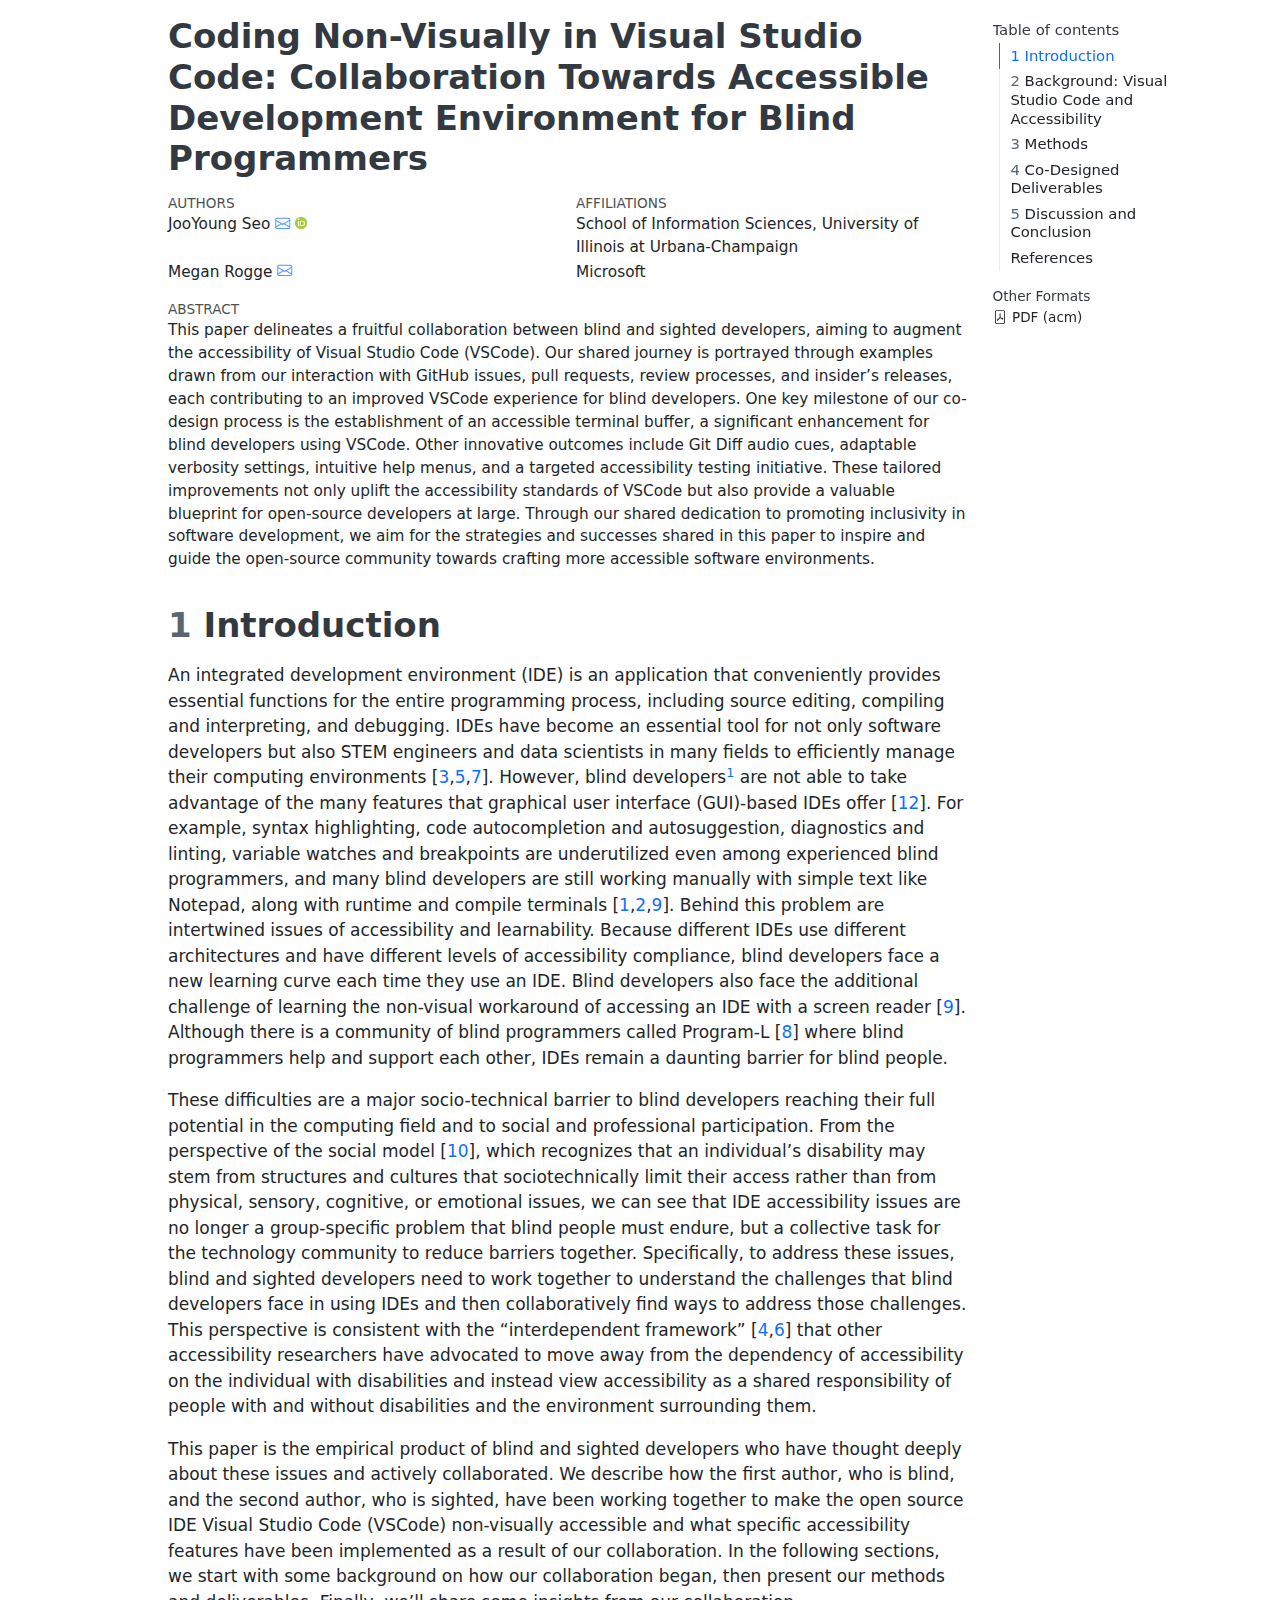
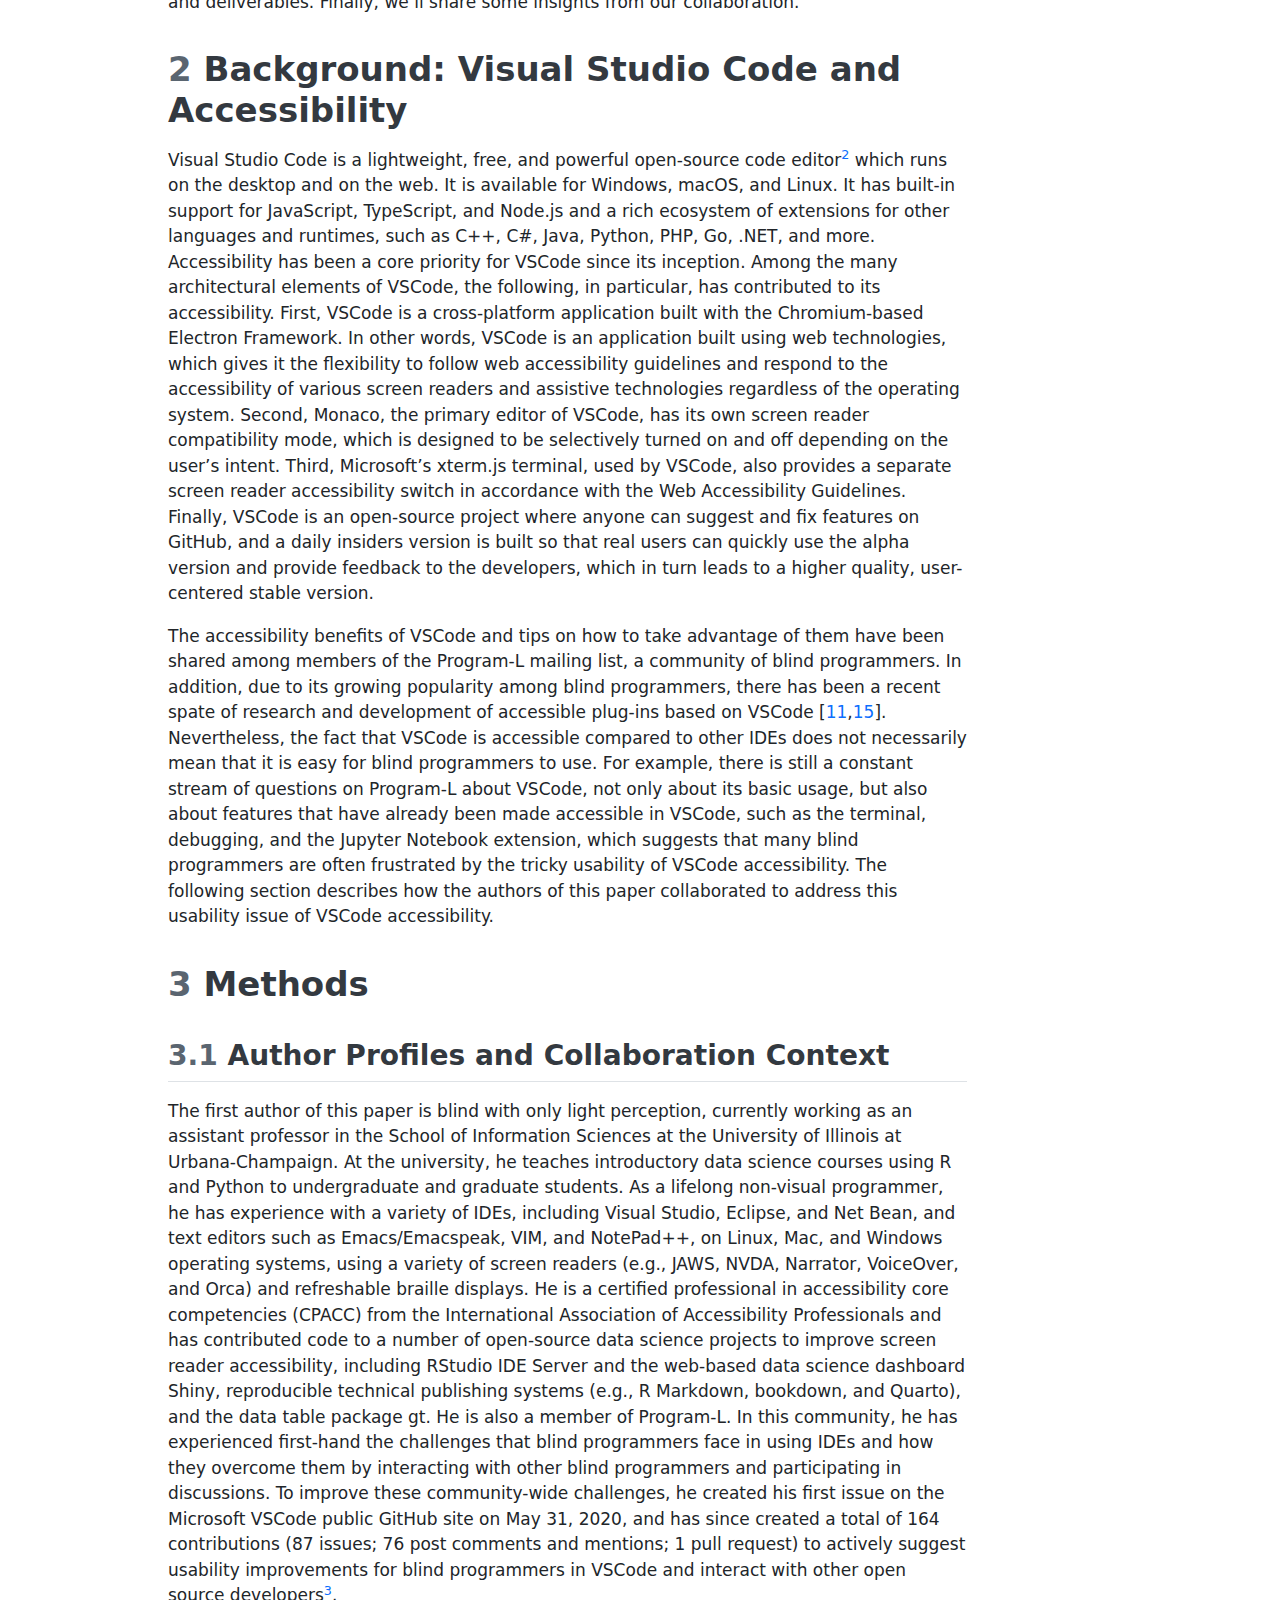
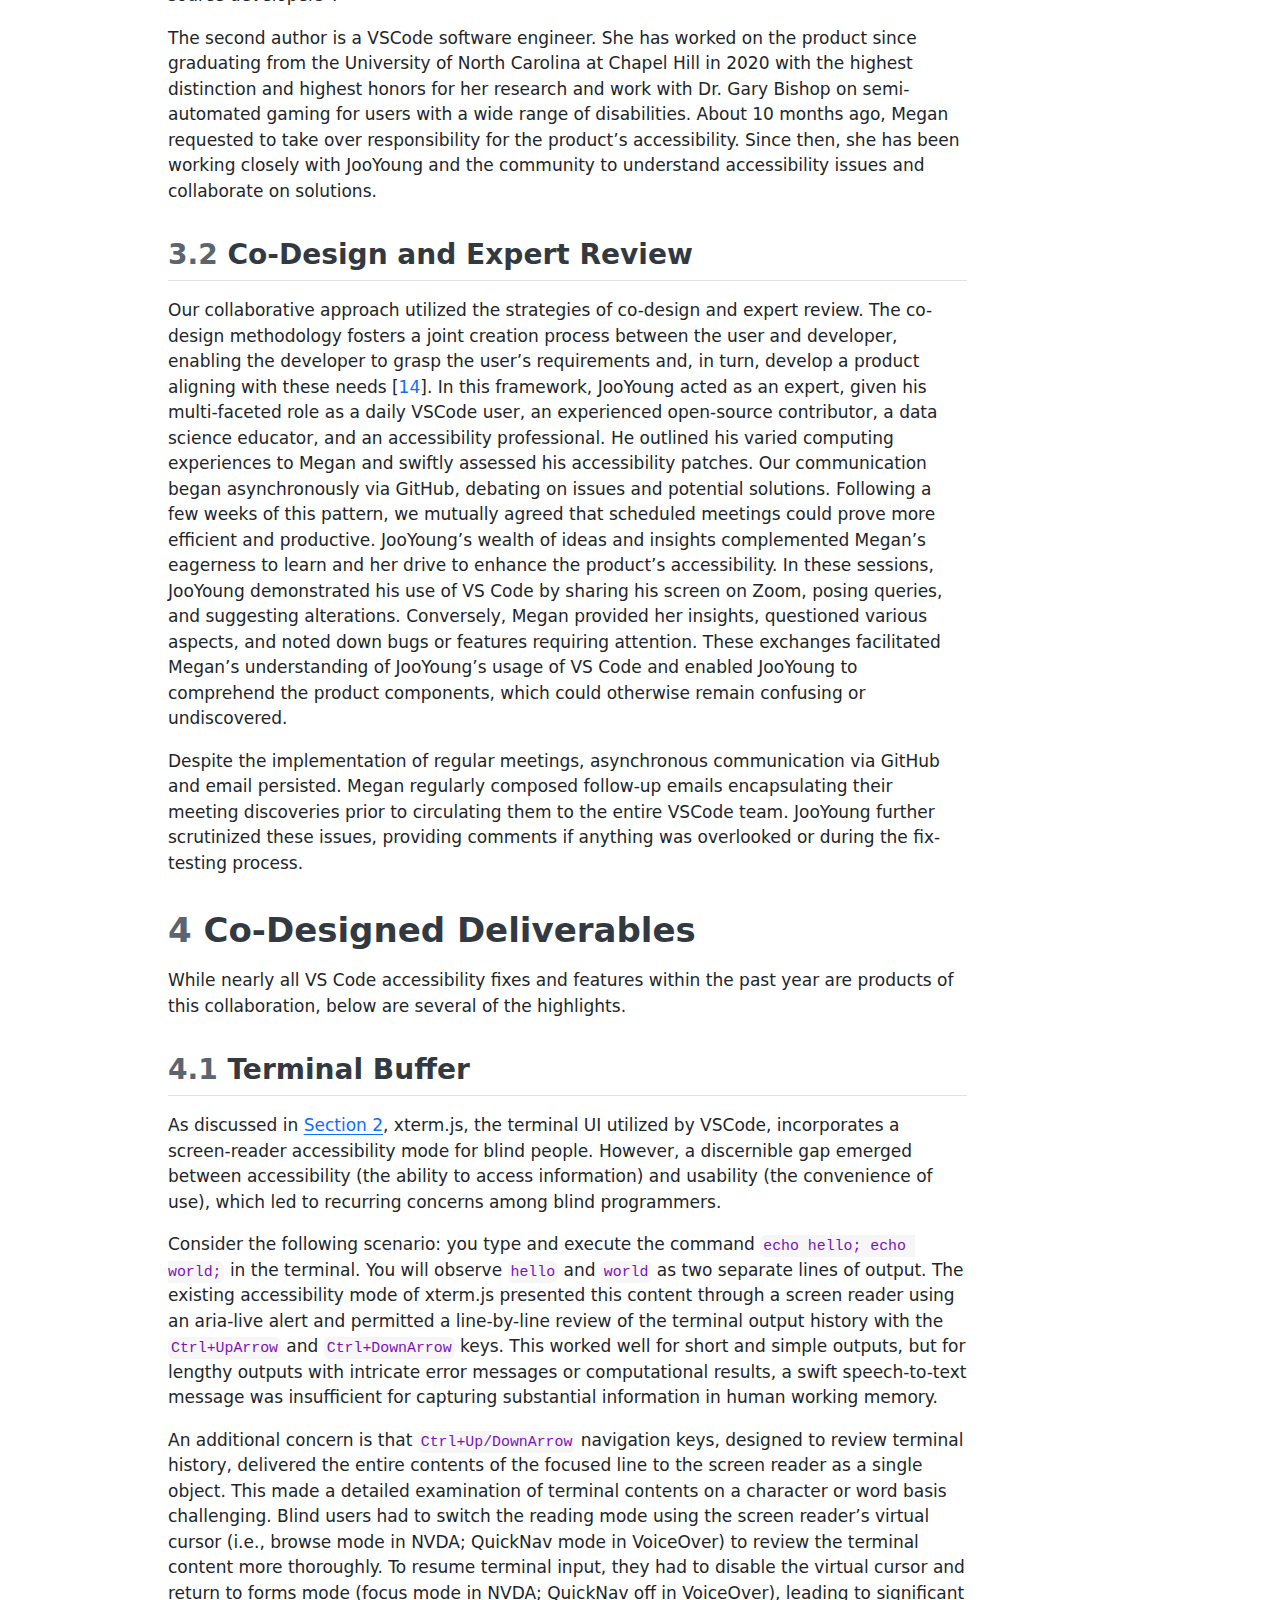
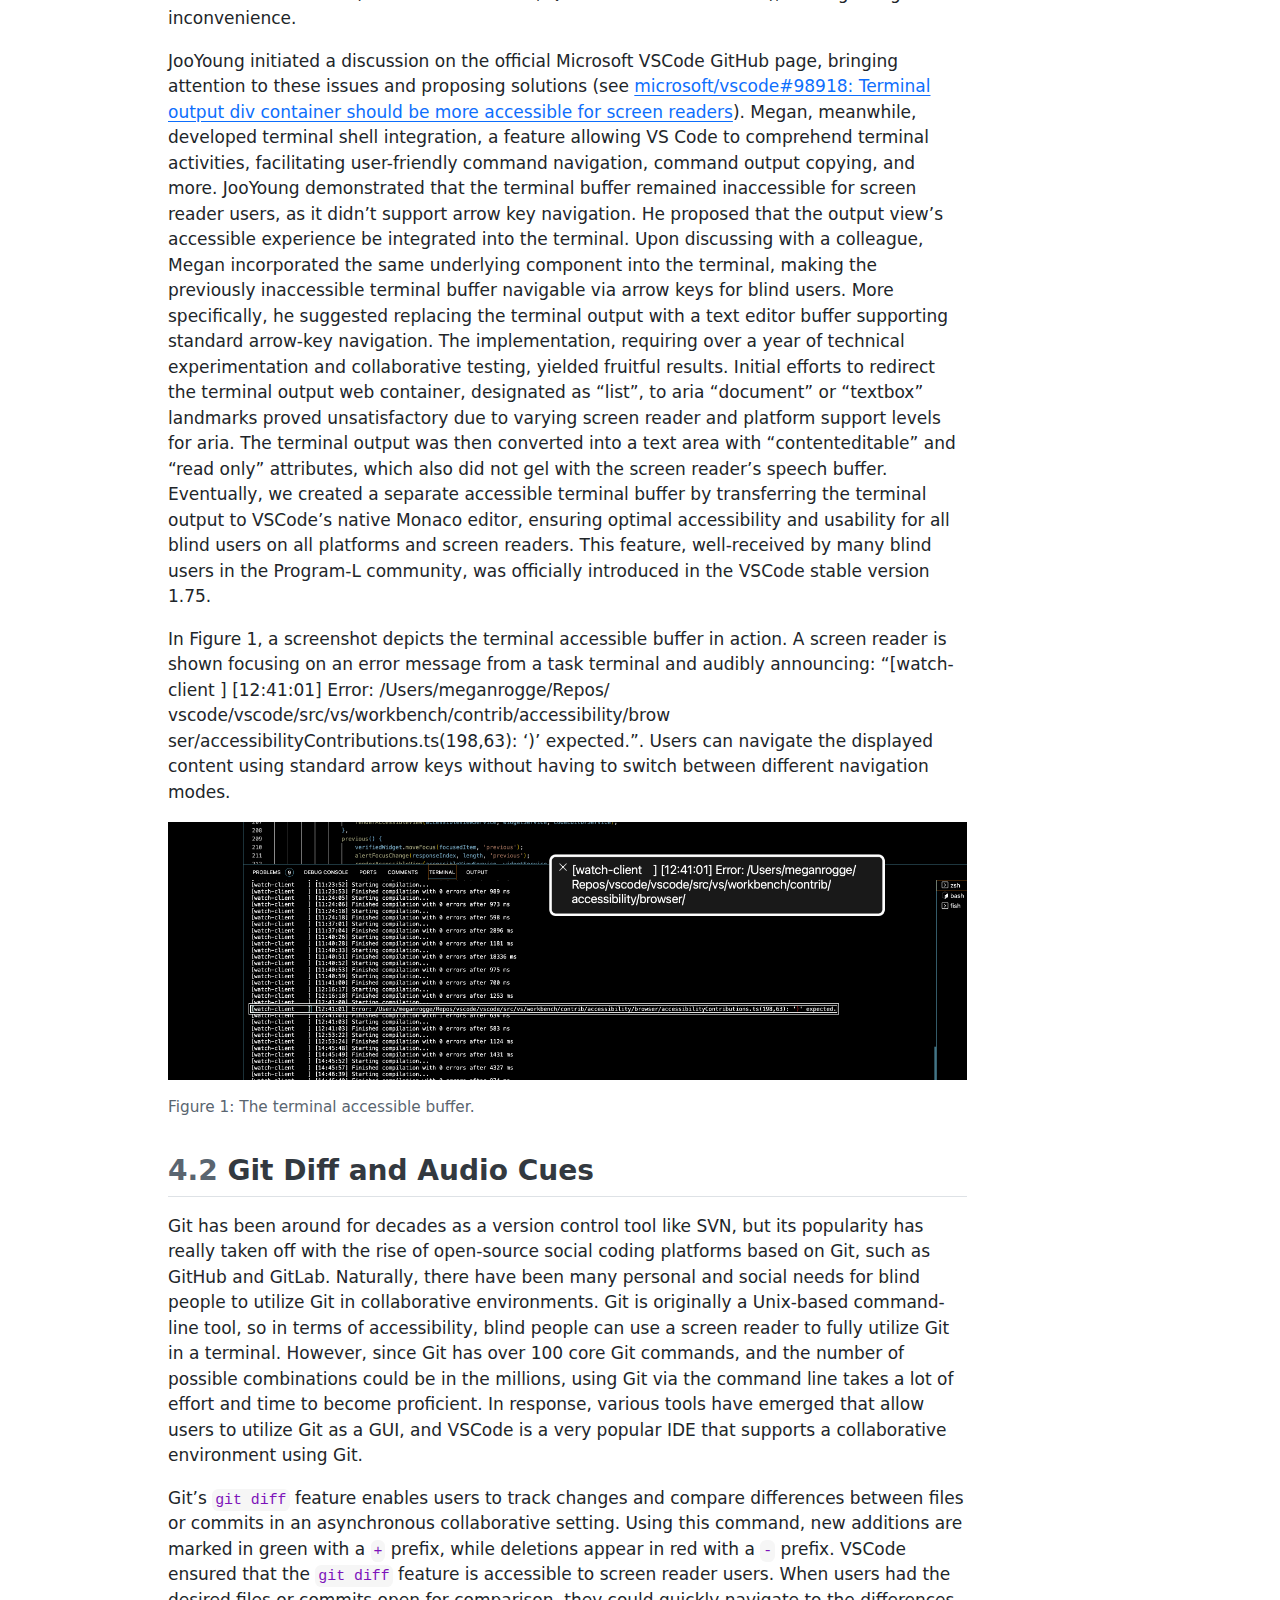
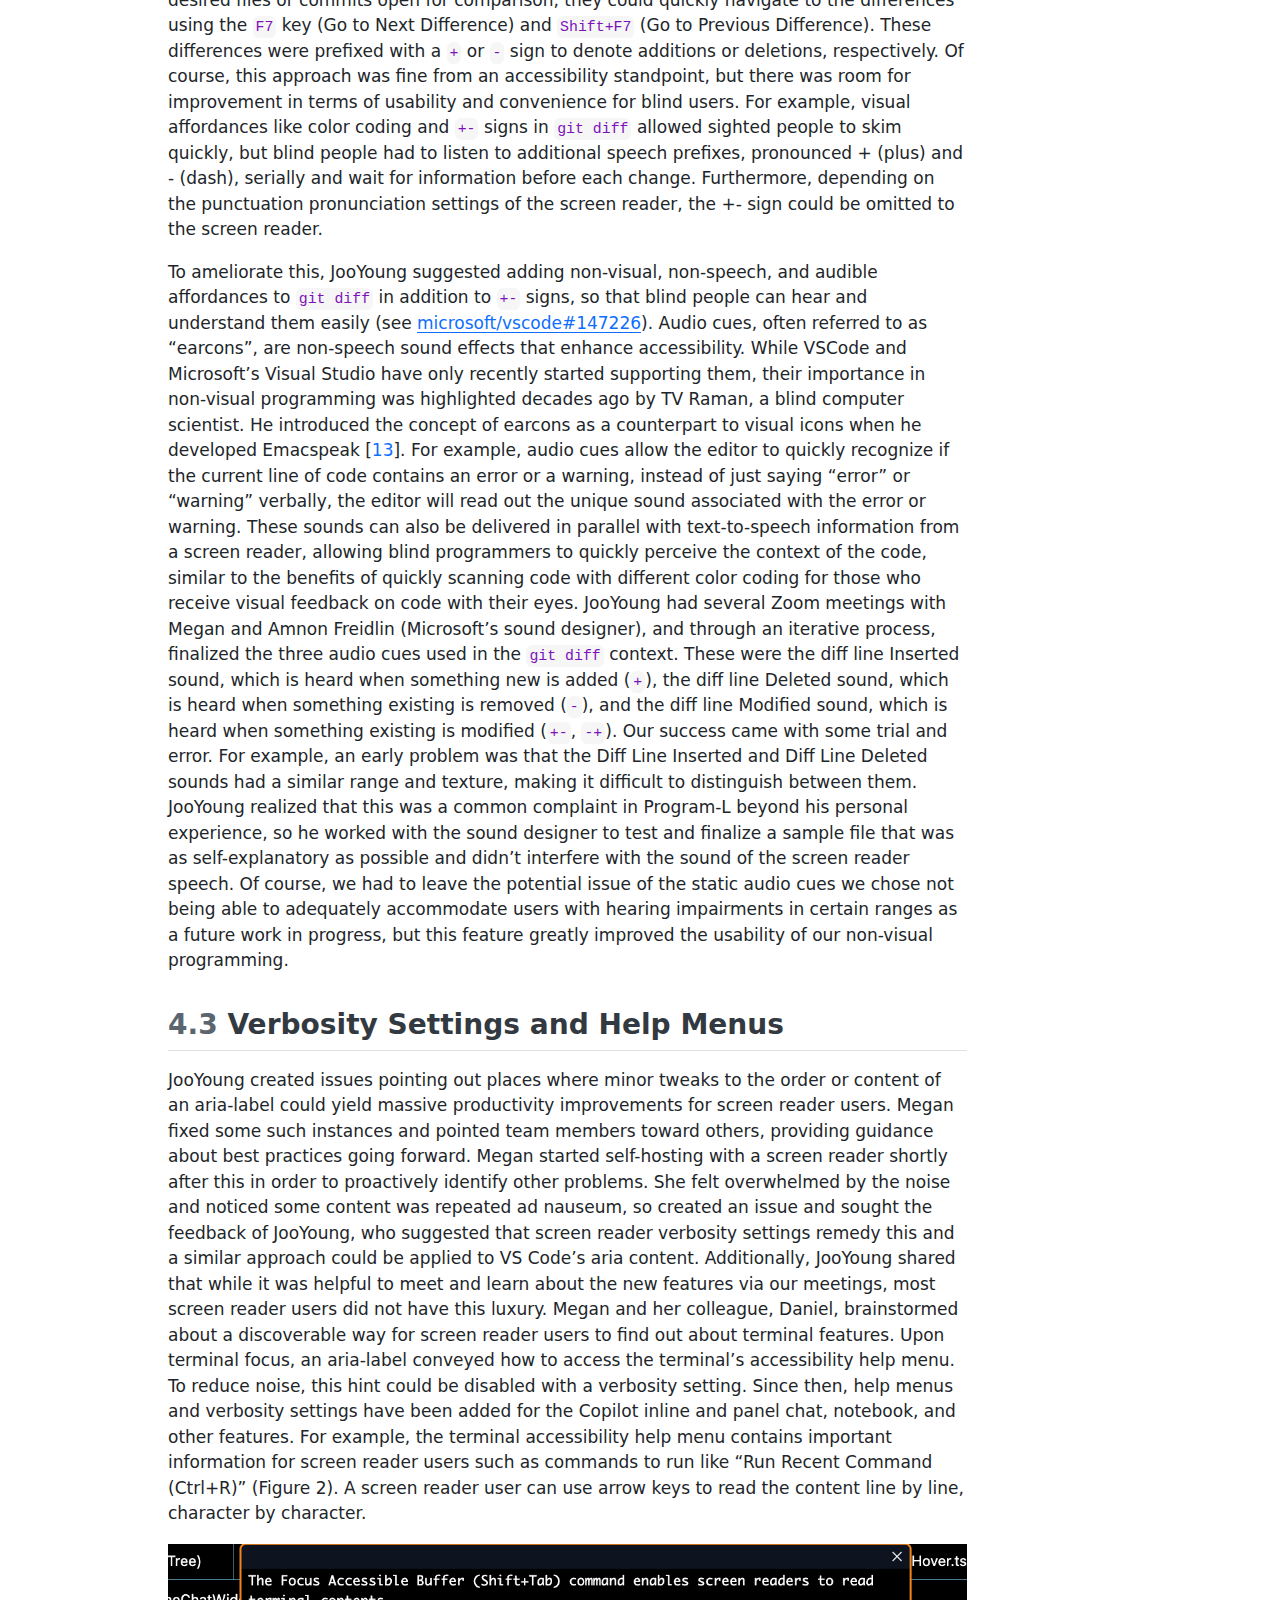
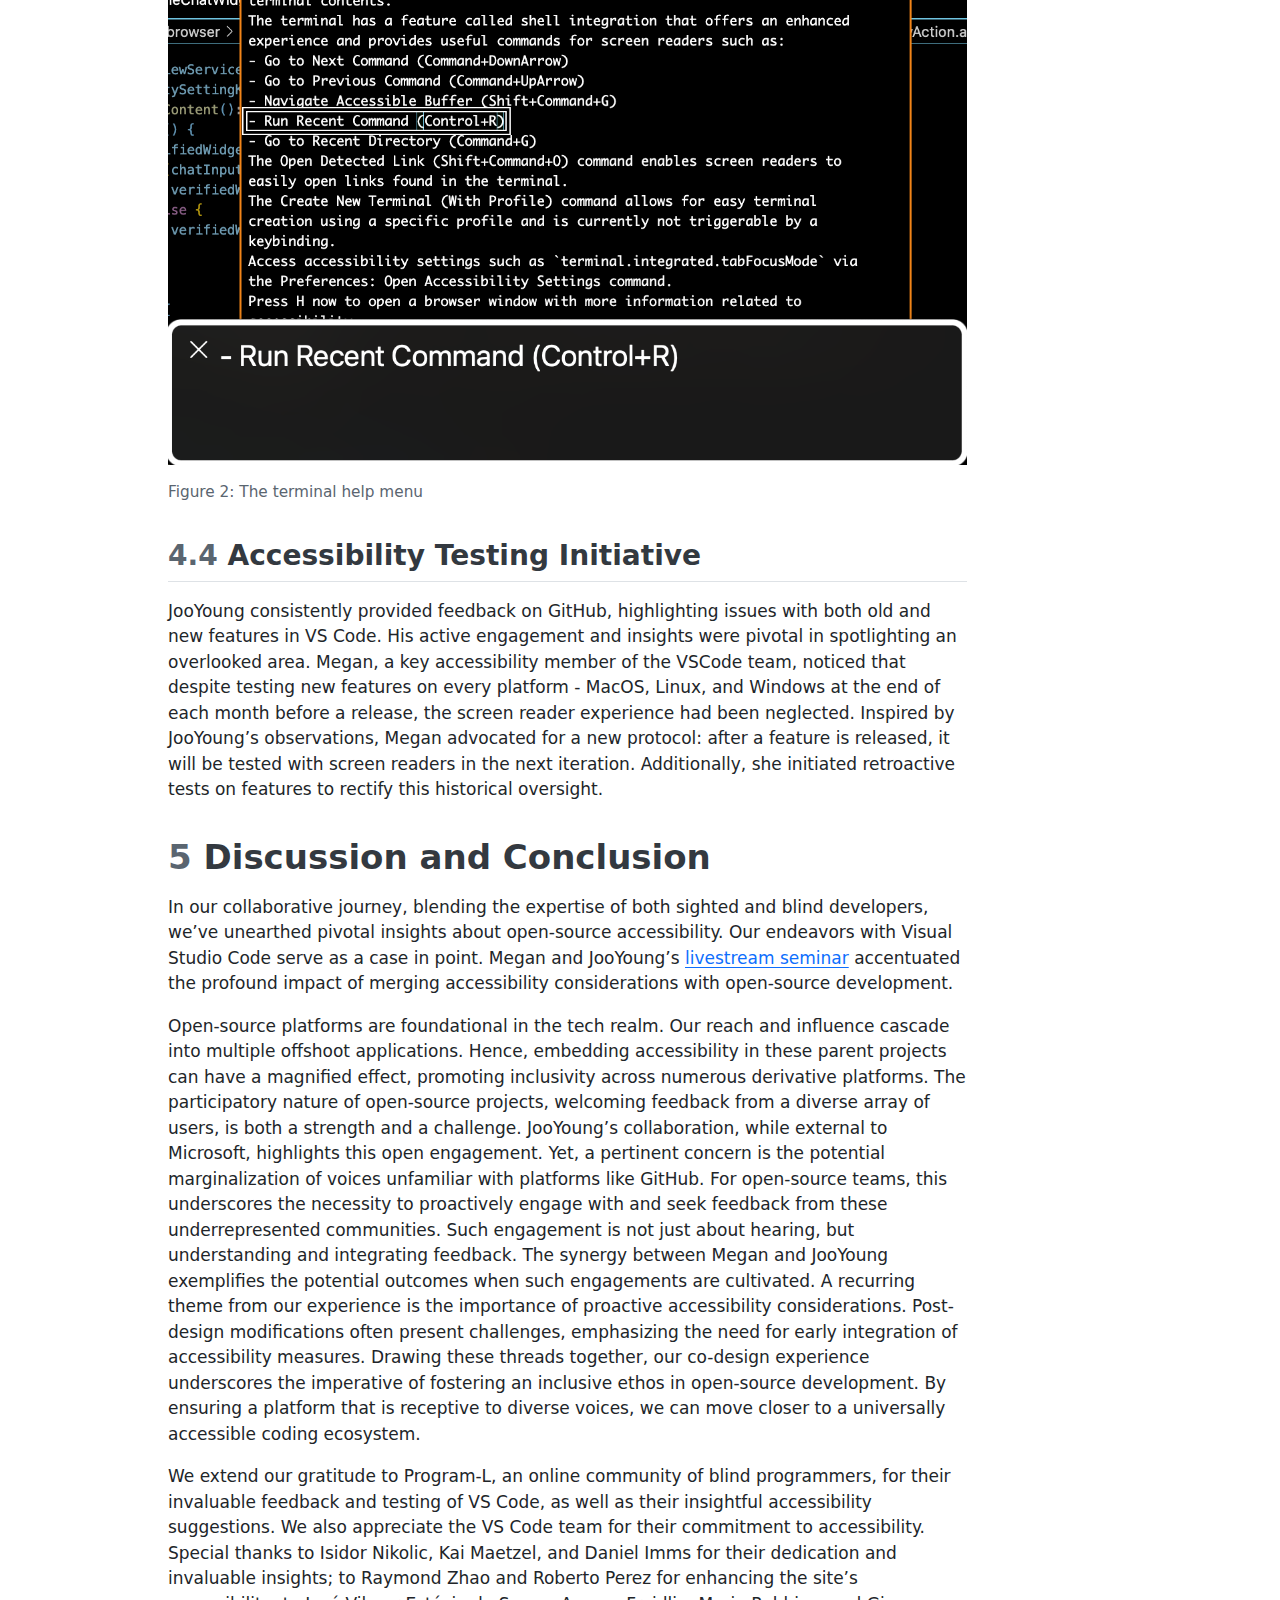
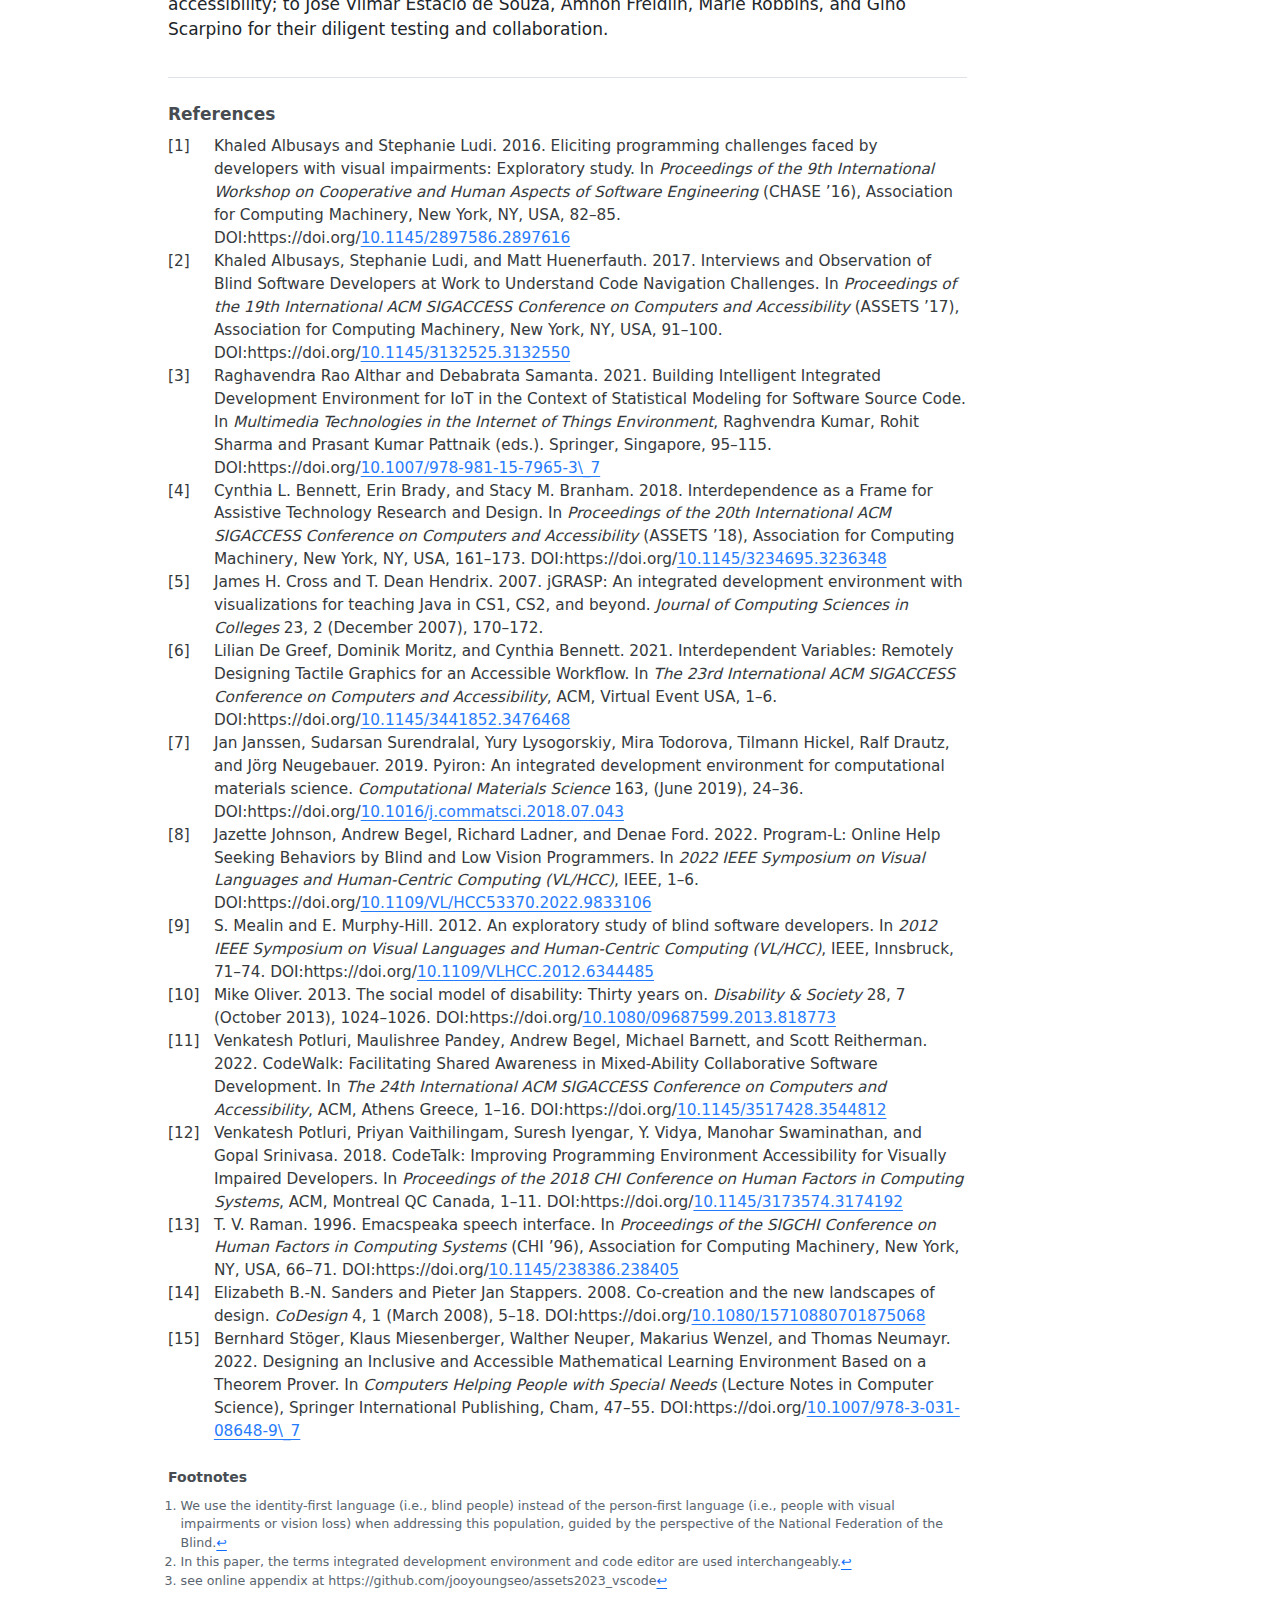
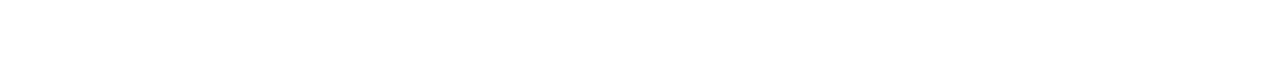
<file: docs/index.html>
<!DOCTYPE html>
<html xmlns="http://www.w3.org/1999/xhtml" lang="en" xml:lang="en"><head>

<meta charset="utf-8">
<meta name="generator" content="quarto-1.4.322">

<meta name="viewport" content="width=device-width, initial-scale=1.0, user-scalable=yes">

<meta name="author" content="JooYoung Seo">
<meta name="author" content="Megan Rogge">

<title>Coding Non-Visually in Visual Studio Code: Collaboration Towards Accessible Development Environment for Blind Programmers</title>
<style>
code{white-space: pre-wrap;}
span.smallcaps{font-variant: small-caps;}
div.columns{display: flex; gap: min(4vw, 1.5em);}
div.column{flex: auto; overflow-x: auto;}
div.hanging-indent{margin-left: 1.5em; text-indent: -1.5em;}
ul.task-list{list-style: none;}
ul.task-list li input[type="checkbox"] {
  width: 0.8em;
  margin: 0 0.8em 0.2em -1em; /* quarto-specific, see https://github.com/quarto-dev/quarto-cli/issues/4556 */ 
  vertical-align: middle;
}
/* CSS for citations */
div.csl-bib-body { }
div.csl-entry {
  clear: both;
}
.hanging-indent div.csl-entry {
  margin-left:2em;
  text-indent:-2em;
}
div.csl-left-margin {
  min-width:2em;
  float:left;
}
div.csl-right-inline {
  margin-left:2em;
  padding-left:1em;
}
div.csl-indent {
  margin-left: 2em;
}</style>


<script src="assets2023_vscode_files/libs/clipboard/clipboard.min.js"></script>
<script src="assets2023_vscode_files/libs/quarto-html/quarto.js"></script>
<script src="assets2023_vscode_files/libs/quarto-html/popper.min.js"></script>
<script src="assets2023_vscode_files/libs/quarto-html/tippy.umd.min.js"></script>
<script src="assets2023_vscode_files/libs/quarto-html/anchor.min.js"></script>
<link href="assets2023_vscode_files/libs/quarto-html/tippy.css" rel="stylesheet">
<link href="assets2023_vscode_files/libs/quarto-html/quarto-syntax-highlighting.css" rel="stylesheet" id="quarto-text-highlighting-styles">
<script src="assets2023_vscode_files/libs/bootstrap/bootstrap.min.js"></script>
<link href="assets2023_vscode_files/libs/bootstrap/bootstrap-icons.css" rel="stylesheet">
<link href="assets2023_vscode_files/libs/bootstrap/bootstrap.min.css" rel="stylesheet" id="quarto-bootstrap" data-mode="light">


</head>

<body>

<div id="quarto-content" class="page-columns page-rows-contents page-layout-article">
<div id="quarto-margin-sidebar" class="sidebar margin-sidebar">
  <nav id="TOC" role="doc-toc" class="toc-active">
    <h2 id="toc-title">Table of contents</h2>
   
  <ul>
  <li><a href="#introduction" id="toc-introduction" class="nav-link active" data-scroll-target="#introduction"><span class="header-section-number">1</span> Introduction</a></li>
  <li><a href="#sec-vscode_a11y" id="toc-sec-vscode_a11y" class="nav-link" data-scroll-target="#sec-vscode_a11y"><span class="header-section-number">2</span> Background: Visual Studio Code and Accessibility</a></li>
  <li><a href="#methods" id="toc-methods" class="nav-link" data-scroll-target="#methods"><span class="header-section-number">3</span> Methods</a>
  <ul class="collapse">
  <li><a href="#author-profiles-and-collaboration-context" id="toc-author-profiles-and-collaboration-context" class="nav-link" data-scroll-target="#author-profiles-and-collaboration-context"><span class="header-section-number">3.1</span> Author Profiles and Collaboration Context</a></li>
  <li><a href="#co-design-and-expert-review" id="toc-co-design-and-expert-review" class="nav-link" data-scroll-target="#co-design-and-expert-review"><span class="header-section-number">3.2</span> Co-Design and Expert Review</a></li>
  </ul></li>
  <li><a href="#co-designed-deliverables" id="toc-co-designed-deliverables" class="nav-link" data-scroll-target="#co-designed-deliverables"><span class="header-section-number">4</span> Co-Designed Deliverables</a>
  <ul class="collapse">
  <li><a href="#terminal-buffer" id="toc-terminal-buffer" class="nav-link" data-scroll-target="#terminal-buffer"><span class="header-section-number">4.1</span> Terminal Buffer</a></li>
  <li><a href="#git-diff-and-audio-cues" id="toc-git-diff-and-audio-cues" class="nav-link" data-scroll-target="#git-diff-and-audio-cues"><span class="header-section-number">4.2</span> Git Diff and Audio Cues</a></li>
  <li><a href="#verbosity-settings-and-help-menus" id="toc-verbosity-settings-and-help-menus" class="nav-link" data-scroll-target="#verbosity-settings-and-help-menus"><span class="header-section-number">4.3</span> Verbosity Settings and Help Menus</a></li>
  <li><a href="#accessibility-testing-initiative" id="toc-accessibility-testing-initiative" class="nav-link" data-scroll-target="#accessibility-testing-initiative"><span class="header-section-number">4.4</span> Accessibility Testing Initiative</a></li>
  </ul></li>
  <li><a href="#discussion-and-conclusion" id="toc-discussion-and-conclusion" class="nav-link" data-scroll-target="#discussion-and-conclusion"><span class="header-section-number">5</span> Discussion and Conclusion</a></li>
  <li><a href="#references" id="toc-references" class="nav-link" data-scroll-target="#references">References</a></li>
  </ul>
<div class="quarto-alternate-formats"><h2>Other Formats</h2><ul><li><a href="index.pdf"><i class="bi bi-file-pdf"></i>PDF (acm)</a></li></ul></div></nav>
</div>
<main class="content" id="quarto-document-content">

<header id="title-block-header" class="quarto-title-block default">
<div class="quarto-title">
<h1 class="title">Coding Non-Visually in Visual Studio Code: Collaboration Towards Accessible Development Environment for Blind Programmers</h1>
</div>


<div class="quarto-title-meta-author">
  <div class="quarto-title-meta-heading">Authors</div>
  <div class="quarto-title-meta-heading">Affiliations</div>
  
    <div class="quarto-title-meta-contents">
    <p class="author">JooYoung Seo <a href="mailto:jseo1005@illinois.edu" class="quarto-title-author-email"><i class="bi bi-envelope"></i></a> <a href="https://orcid.org/0000-0002-4064-6012" class="quarto-title-author-orcid"> <img src="[data-uri]"></a></p>
  </div>
    <div class="quarto-title-meta-contents">
        <p class="affiliation">
            School of Information Sciences, University of Illinois at Urbana-Champaign
          </p>
      </div>
      <div class="quarto-title-meta-contents">
    <p class="author">Megan Rogge <a href="mailto:megrogge@gmail.com" class="quarto-title-author-email"><i class="bi bi-envelope"></i></a> </p>
  </div>
    <div class="quarto-title-meta-contents">
        <p class="affiliation">
            Microsoft
          </p>
      </div>
    </div>

<div class="quarto-title-meta">

      
  
    
  </div>
  
<div>
  <div class="abstract">
    <div class="block-title">Abstract</div>
    <p>This paper delineates a fruitful collaboration between blind and sighted developers, aiming to augment the accessibility of Visual Studio Code (VSCode). Our shared journey is portrayed through examples drawn from our interaction with GitHub issues, pull requests, review processes, and insider’s releases, each contributing to an improved VSCode experience for blind developers. One key milestone of our co-design process is the establishment of an accessible terminal buffer, a significant enhancement for blind developers using VSCode. Other innovative outcomes include Git Diff audio cues, adaptable verbosity settings, intuitive help menus, and a targeted accessibility testing initiative. These tailored improvements not only uplift the accessibility standards of VSCode but also provide a valuable blueprint for open-source developers at large. Through our shared dedication to promoting inclusivity in software development, we aim for the strategies and successes shared in this paper to inspire and guide the open-source community towards crafting more accessible software environments.</p>
  </div>
</div>


</header>

<section id="introduction" class="level1" data-number="1">
<h1 data-number="1"><span class="header-section-number">1</span> Introduction</h1>
<p>An integrated development environment (IDE) is an application that conveniently provides essential functions for the entire programming process, including source editing, compiling and interpreting, and debugging. IDEs have become an essential tool for not only software developers but also STEM engineers and data scientists in many fields to efficiently manage their computing environments <span class="citation" data-cites="altharBuildingIntelligentIntegrated2021 crossJGRASPIntegratedDevelopment2007 janssenPyironIntegratedDevelopment2019">[<a href="#ref-altharBuildingIntelligentIntegrated2021" role="doc-biblioref">3</a>,<a href="#ref-crossJGRASPIntegratedDevelopment2007" role="doc-biblioref">5</a>,<a href="#ref-janssenPyironIntegratedDevelopment2019" role="doc-biblioref">7</a>]</span>. However, blind developers<a href="#fn1" class="footnote-ref" id="fnref1" role="doc-noteref"><sup>1</sup></a> are not able to take advantage of the many features that graphical user interface (GUI)-based IDEs offer <span class="citation" data-cites="potluriCodeTalkImprovingProgramming2018">[<a href="#ref-potluriCodeTalkImprovingProgramming2018" role="doc-biblioref">12</a>]</span>. For example, syntax highlighting, code autocompletion and autosuggestion, diagnostics and linting, variable watches and breakpoints are underutilized even among experienced blind programmers, and many blind developers are still working manually with simple text like Notepad, along with runtime and compile terminals <span class="citation" data-cites="mealinExploratoryStudyBlind2012 albusaysElicitingProgrammingChallenges2016 albusaysInterviewsObservationBlind2017">[<a href="#ref-albusaysElicitingProgrammingChallenges2016" role="doc-biblioref">1</a>,<a href="#ref-albusaysInterviewsObservationBlind2017" role="doc-biblioref">2</a>,<a href="#ref-mealinExploratoryStudyBlind2012" role="doc-biblioref">9</a>]</span>. Behind this problem are intertwined issues of accessibility and learnability. Because different IDEs use different architectures and have different levels of accessibility compliance, blind developers face a new learning curve each time they use an IDE. Blind developers also face the additional challenge of learning the non-visual workaround of accessing an IDE with a screen reader <span class="citation" data-cites="mealinExploratoryStudyBlind2012">[<a href="#ref-mealinExploratoryStudyBlind2012" role="doc-biblioref">9</a>]</span>. Although there is a community of blind programmers called Program-L <span class="citation" data-cites="johnsonProgramLOnlineHelp2022">[<a href="#ref-johnsonProgramLOnlineHelp2022" role="doc-biblioref">8</a>]</span> where blind programmers help and support each other, IDEs remain a daunting barrier for blind people.</p>
<p>These difficulties are a major socio-technical barrier to blind developers reaching their full potential in the computing field and to social and professional participation. From the perspective of the social model <span class="citation" data-cites="oliverSocialModelDisability2013">[<a href="#ref-oliverSocialModelDisability2013" role="doc-biblioref">10</a>]</span>, which recognizes that an individual’s disability may stem from structures and cultures that sociotechnically limit their access rather than from physical, sensory, cognitive, or emotional issues, we can see that IDE accessibility issues are no longer a group-specific problem that blind people must endure, but a collective task for the technology community to reduce barriers together. Specifically, to address these issues, blind and sighted developers need to work together to understand the challenges that blind developers face in using IDEs and then collaboratively find ways to address those challenges. This perspective is consistent with the “interdependent framework” <span class="citation" data-cites="bennettInterdependenceFrameAssistive2018 degreefInterdependentVariablesRemotely2021">[<a href="#ref-bennettInterdependenceFrameAssistive2018" role="doc-biblioref">4</a>,<a href="#ref-degreefInterdependentVariablesRemotely2021" role="doc-biblioref">6</a>]</span> that other accessibility researchers have advocated to move away from the dependency of accessibility on the individual with disabilities and instead view accessibility as a shared responsibility of people with and without disabilities and the environment surrounding them.</p>
<p>This paper is the empirical product of blind and sighted developers who have thought deeply about these issues and actively collaborated. We describe how the first author, who is blind, and the second author, who is sighted, have been working together to make the open source IDE Visual Studio Code (VSCode) non-visually accessible and what specific accessibility features have been implemented as a result of our collaboration. In the following sections, we start with some background on how our collaboration began, then present our methods and deliverables. Finally, we’ll share some insights from our collaboration.</p>
</section>
<section id="sec-vscode_a11y" class="level1" data-number="2">
<h1 data-number="2"><span class="header-section-number">2</span> Background: Visual Studio Code and Accessibility</h1>
<p>Visual Studio Code is a lightweight, free, and powerful open-source code editor<a href="#fn2" class="footnote-ref" id="fnref2" role="doc-noteref"><sup>2</sup></a> which runs on the desktop and on the web. It is available for Windows, macOS, and Linux. It has built-in support for JavaScript, TypeScript, and Node.js and a rich ecosystem of extensions for other languages and runtimes, such as C++, C#, Java, Python, PHP, Go, .NET, and more. Accessibility has been a core priority for VSCode since its inception. Among the many architectural elements of VSCode, the following, in particular, has contributed to its accessibility. First, VSCode is a cross-platform application built with the Chromium-based Electron Framework. In other words, VSCode is an application built using web technologies, which gives it the flexibility to follow web accessibility guidelines and respond to the accessibility of various screen readers and assistive technologies regardless of the operating system. Second, Monaco, the primary editor of VSCode, has its own screen reader compatibility mode, which is designed to be selectively turned on and off depending on the user’s intent. Third, Microsoft’s xterm.js terminal, used by VSCode, also provides a separate screen reader accessibility switch in accordance with the Web Accessibility Guidelines. Finally, VSCode is an open-source project where anyone can suggest and fix features on GitHub, and a daily insiders version is built so that real users can quickly use the alpha version and provide feedback to the developers, which in turn leads to a higher quality, user-centered stable version.</p>
<p>The accessibility benefits of VSCode and tips on how to take advantage of them have been shared among members of the Program-L mailing list, a community of blind programmers. In addition, due to its growing popularity among blind programmers, there has been a recent spate of research and development of accessible plug-ins based on VSCode <span class="citation" data-cites="potluriCodeWalkFacilitatingShared2022 stogerDesigningInclusiveAccessible2022">[<a href="#ref-potluriCodeWalkFacilitatingShared2022" role="doc-biblioref">11</a>,<a href="#ref-stogerDesigningInclusiveAccessible2022" role="doc-biblioref">15</a>]</span>. Nevertheless, the fact that VSCode is accessible compared to other IDEs does not necessarily mean that it is easy for blind programmers to use. For example, there is still a constant stream of questions on Program-L about VSCode, not only about its basic usage, but also about features that have already been made accessible in VSCode, such as the terminal, debugging, and the Jupyter Notebook extension, which suggests that many blind programmers are often frustrated by the tricky usability of VSCode accessibility. The following section describes how the authors of this paper collaborated to address this usability issue of VSCode accessibility.</p>
</section>
<section id="methods" class="level1" data-number="3">
<h1 data-number="3"><span class="header-section-number">3</span> Methods</h1>
<section id="author-profiles-and-collaboration-context" class="level2" data-number="3.1">
<h2 data-number="3.1" class="anchored" data-anchor-id="author-profiles-and-collaboration-context"><span class="header-section-number">3.1</span> Author Profiles and Collaboration Context</h2>
<p>The first author of this paper is blind with only light perception, currently working as an assistant professor in the School of Information Sciences at the University of Illinois at Urbana-Champaign. At the university, he teaches introductory data science courses using R and Python to undergraduate and graduate students. As a lifelong non-visual programmer, he has experience with a variety of IDEs, including Visual Studio, Eclipse, and Net Bean, and text editors such as Emacs/Emacspeak, VIM, and NotePad++, on Linux, Mac, and Windows operating systems, using a variety of screen readers (e.g., JAWS, NVDA, Narrator, VoiceOver, and Orca) and refreshable braille displays. He is a certified professional in accessibility core competencies (CPACC) from the International Association of Accessibility Professionals and has contributed code to a number of open-source data science projects to improve screen reader accessibility, including RStudio IDE Server and the web-based data science dashboard Shiny, reproducible technical publishing systems (e.g., R Markdown, bookdown, and Quarto), and the data table package gt. He is also a member of Program-L. In this community, he has experienced first-hand the challenges that blind programmers face in using IDEs and how they overcome them by interacting with other blind programmers and participating in discussions. To improve these community-wide challenges, he created his first issue on the Microsoft VSCode public GitHub site on May 31, 2020, and has since created a total of 164 contributions (87 issues; 76 post comments and mentions; 1 pull request) to actively suggest usability improvements for blind programmers in VSCode and interact with other open source developers<a href="#fn3" class="footnote-ref" id="fnref3" role="doc-noteref"><sup>3</sup></a>.</p>
<p>The second author is a VSCode software engineer. She has worked on the product since graduating from the University of North Carolina at Chapel Hill in 2020 with the highest distinction and highest honors for her research and work with Dr.&nbsp;Gary Bishop on semi-automated gaming for users with a wide range of disabilities. About 10 months ago, Megan requested to take over responsibility for the product’s accessibility. Since then, she has been working closely with JooYoung and the community to understand accessibility issues and collaborate on solutions.</p>
</section>
<section id="co-design-and-expert-review" class="level2" data-number="3.2">
<h2 data-number="3.2" class="anchored" data-anchor-id="co-design-and-expert-review"><span class="header-section-number">3.2</span> Co-Design and Expert Review</h2>
<p>Our collaborative approach utilized the strategies of co-design and expert review. The co-design methodology fosters a joint creation process between the user and developer, enabling the developer to grasp the user’s requirements and, in turn, develop a product aligning with these needs <span class="citation" data-cites="sandersCocreationNewLandscapes2008">[<a href="#ref-sandersCocreationNewLandscapes2008" role="doc-biblioref">14</a>]</span>. In this framework, JooYoung acted as an expert, given his multi-faceted role as a daily VSCode user, an experienced open-source contributor, a data science educator, and an accessibility professional. He outlined his varied computing experiences to Megan and swiftly assessed his accessibility patches. Our communication began asynchronously via GitHub, debating on issues and potential solutions. Following a few weeks of this pattern, we mutually agreed that scheduled meetings could prove more efficient and productive. JooYoung’s wealth of ideas and insights complemented Megan’s eagerness to learn and her drive to enhance the product’s accessibility. In these sessions, JooYoung demonstrated his use of VS Code by sharing his screen on Zoom, posing queries, and suggesting alterations. Conversely, Megan provided her insights, questioned various aspects, and noted down bugs or features requiring attention. These exchanges facilitated Megan’s understanding of JooYoung’s usage of VS Code and enabled JooYoung to comprehend the product components, which could otherwise remain confusing or undiscovered.</p>
<p>Despite the implementation of regular meetings, asynchronous communication via GitHub and email persisted. Megan regularly composed follow-up emails encapsulating their meeting discoveries prior to circulating them to the entire VSCode team. JooYoung further scrutinized these issues, providing comments if anything was overlooked or during the fix-testing process.</p>
</section>
</section>
<section id="co-designed-deliverables" class="level1" data-number="4">
<h1 data-number="4"><span class="header-section-number">4</span> Co-Designed Deliverables</h1>
<p>While nearly all VS Code accessibility fixes and features within the past year are products of this collaboration, below are several of the highlights.</p>
<section id="terminal-buffer" class="level2" data-number="4.1">
<h2 data-number="4.1" class="anchored" data-anchor-id="terminal-buffer"><span class="header-section-number">4.1</span> Terminal Buffer</h2>
<p>As discussed in <a href="#sec-vscode_a11y" class="quarto-xref">Section&nbsp;2</a>, xterm.js, the terminal UI utilized by VSCode, incorporates a screen-reader accessibility mode for blind people. However, a discernible gap emerged between accessibility (the ability to access information) and usability (the convenience of use), which led to recurring concerns among blind programmers.</p>
<p>Consider the following scenario: you type and execute the command <code>echo hello; echo world;</code> in the terminal. You will observe <code>hello</code> and <code>world</code> as two separate lines of output. The existing accessibility mode of xterm.js presented this content through a screen reader using an aria-live alert and permitted a line-by-line review of the terminal output history with the <code>Ctrl+UpArrow</code> and <code>Ctrl+DownArrow</code> keys. This worked well for short and simple outputs, but for lengthy outputs with intricate error messages or computational results, a swift speech-to-text message was insufficient for capturing substantial information in human working memory.</p>
<p>An additional concern is that <code>Ctrl+Up/DownArrow</code> navigation keys, designed to review terminal history, delivered the entire contents of the focused line to the screen reader as a single object. This made a detailed examination of terminal contents on a character or word basis challenging. Blind users had to switch the reading mode using the screen reader’s virtual cursor (i.e., browse mode in NVDA; QuickNav mode in VoiceOver) to review the terminal content more thoroughly. To resume terminal input, they had to disable the virtual cursor and return to forms mode (focus mode in NVDA; QuickNav off in VoiceOver), leading to significant inconvenience.</p>
<p>JooYoung initiated a discussion on the official Microsoft VSCode GitHub page, bringing attention to these issues and proposing solutions (see <a href="https://github.com/microsoft/vscode/issues/98918">microsoft/vscode#98918: Terminal output div container should be more accessible for screen readers</a>). Megan, meanwhile, developed terminal shell integration, a feature allowing VS Code to comprehend terminal activities, facilitating user-friendly command navigation, command output copying, and more. JooYoung demonstrated that the terminal buffer remained inaccessible for screen reader users, as it didn’t support arrow key navigation. He proposed that the output view’s accessible experience be integrated into the terminal. Upon discussing with a colleague, Megan incorporated the same underlying component into the terminal, making the previously inaccessible terminal buffer navigable via arrow keys for blind users. More specifically, he suggested replacing the terminal output with a text editor buffer supporting standard arrow-key navigation. The implementation, requiring over a year of technical experimentation and collaborative testing, yielded fruitful results. Initial efforts to redirect the terminal output web container, designated as “list”, to aria “document” or “textbox” landmarks proved unsatisfactory due to varying screen reader and platform support levels for aria. The terminal output was then converted into a text area with “contenteditable” and “read only” attributes, which also did not gel with the screen reader’s speech buffer. Eventually, we created a separate accessible terminal buffer by transferring the terminal output to VSCode’s native Monaco editor, ensuring optimal accessibility and usability for all blind users on all platforms and screen readers. This feature, well-received by many blind users in the Program-L community, was officially introduced in the VSCode stable version 1.75.</p>
<p>In Figure 1, a screenshot depicts the terminal accessible buffer in action. A screen reader is shown focusing on an error message from a task terminal and audibly announcing: “[watch-client ] [12:41:01] Error: /Users/meganrogge/Repos/ vscode/vscode/src/vs/workbench/contrib/accessibility/brow ser/accessibilityContributions.ts(198,63): ‘)’ expected.”. Users can navigate the displayed content using standard arrow keys without having to switch between different navigation modes.</p>
<div id="fig-buffer" class="quarto-figure quarto-figure-center anchored">
<figure class="figure">
<p><img src="images/terminal-accessible-buffer.png" class="img-fluid figure-img" alt="The terminal accessible buffer."></p>
<figcaption class="figure-caption">Figure&nbsp;1: The terminal accessible buffer.</figcaption>
</figure>
</div>
</section>
<section id="git-diff-and-audio-cues" class="level2" data-number="4.2">
<h2 data-number="4.2" class="anchored" data-anchor-id="git-diff-and-audio-cues"><span class="header-section-number">4.2</span> Git Diff and Audio Cues</h2>
<p>Git has been around for decades as a version control tool like SVN, but its popularity has really taken off with the rise of open-source social coding platforms based on Git, such as GitHub and GitLab. Naturally, there have been many personal and social needs for blind people to utilize Git in collaborative environments. Git is originally a Unix-based command-line tool, so in terms of accessibility, blind people can use a screen reader to fully utilize Git in a terminal. However, since Git has over 100 core Git commands, and the number of possible combinations could be in the millions, using Git via the command line takes a lot of effort and time to become proficient. In response, various tools have emerged that allow users to utilize Git as a GUI, and VSCode is a very popular IDE that supports a collaborative environment using Git.</p>
<p>Git’s <code>git diff</code> feature enables users to track changes and compare differences between files or commits in an asynchronous collaborative setting. Using this command, new additions are marked in green with a <code>+</code> prefix, while deletions appear in red with a <code>-</code> prefix. VSCode ensured that the <code>git diff</code> feature is accessible to screen reader users. When users had the desired files or commits open for comparison, they could quickly navigate to the differences using the <code>F7</code> key (Go to Next Difference) and <code>Shift+F7</code> (Go to Previous Difference). These differences were prefixed with a <code>+</code> or <code>-</code> sign to denote additions or deletions, respectively. Of course, this approach was fine from an accessibility standpoint, but there was room for improvement in terms of usability and convenience for blind users. For example, visual affordances like color coding and <code>+-</code> signs in <code>git diff</code> allowed sighted people to skim quickly, but blind people had to listen to additional speech prefixes, pronounced + (plus) and - (dash), serially and wait for information before each change. Furthermore, depending on the punctuation pronunciation settings of the screen reader, the +- sign could be omitted to the screen reader.</p>
<p>To ameliorate this, JooYoung suggested adding non-visual, non-speech, and audible affordances to <code>git diff</code> in addition to <code>+-</code> signs, so that blind people can hear and understand them easily (see <a href="https://github.com/microsoft/vscode/issues/147226">microsoft/vscode#147226</a>). Audio cues, often referred to as “earcons”, are non-speech sound effects that enhance accessibility. While VSCode and Microsoft’s Visual Studio have only recently started supporting them, their importance in non-visual programming was highlighted decades ago by TV Raman, a blind computer scientist. He introduced the concept of earcons as a counterpart to visual icons when he developed Emacspeak <span class="citation" data-cites="ramanEmacspeakSpeechInterface1996">[<a href="#ref-ramanEmacspeakSpeechInterface1996" role="doc-biblioref">13</a>]</span>. For example, audio cues allow the editor to quickly recognize if the current line of code contains an error or a warning, instead of just saying “error” or “warning” verbally, the editor will read out the unique sound associated with the error or warning. These sounds can also be delivered in parallel with text-to-speech information from a screen reader, allowing blind programmers to quickly perceive the context of the code, similar to the benefits of quickly scanning code with different color coding for those who receive visual feedback on code with their eyes. JooYoung had several Zoom meetings with Megan and Amnon Freidlin (Microsoft’s sound designer), and through an iterative process, finalized the three audio cues used in the <code>git diff</code> context. These were the diff line Inserted sound, which is heard when something new is added (<code>+</code>), the diff line Deleted sound, which is heard when something existing is removed (<code>-</code>), and the diff line Modified sound, which is heard when something existing is modified (<code>+-</code>, <code>-+</code>). Our success came with some trial and error. For example, an early problem was that the Diff Line Inserted and Diff Line Deleted sounds had a similar range and texture, making it difficult to distinguish between them. JooYoung realized that this was a common complaint in Program-L beyond his personal experience, so he worked with the sound designer to test and finalize a sample file that was as self-explanatory as possible and didn’t interfere with the sound of the screen reader speech. Of course, we had to leave the potential issue of the static audio cues we chose not being able to adequately accommodate users with hearing impairments in certain ranges as a future work in progress, but this feature greatly improved the usability of our non-visual programming.</p>
</section>
<section id="verbosity-settings-and-help-menus" class="level2" data-number="4.3">
<h2 data-number="4.3" class="anchored" data-anchor-id="verbosity-settings-and-help-menus"><span class="header-section-number">4.3</span> Verbosity Settings and Help Menus</h2>
<p>JooYoung created issues pointing out places where minor tweaks to the order or content of an aria-label could yield massive productivity improvements for screen reader users. Megan fixed some such instances and pointed team members toward others, providing guidance about best practices going forward. Megan started self-hosting with a screen reader shortly after this in order to proactively identify other problems. She felt overwhelmed by the noise and noticed some content was repeated ad nauseum, so created an issue and sought the feedback of JooYoung, who suggested that screen reader verbosity settings remedy this and a similar approach could be applied to VS Code’s aria content. Additionally, JooYoung shared that while it was helpful to meet and learn about the new features via our meetings, most screen reader users did not have this luxury. Megan and her colleague, Daniel, brainstormed about a discoverable way for screen reader users to find out about terminal features. Upon terminal focus, an aria-label conveyed how to access the terminal’s accessibility help menu. To reduce noise, this hint could be disabled with a verbosity setting. Since then, help menus and verbosity settings have been added for the Copilot inline and panel chat, notebook, and other features. For example, the terminal accessibility help menu contains important information for screen reader users such as commands to run like “Run Recent Command (Ctrl+R)” (Figure 2). A screen reader user can use arrow keys to read the content line by line, character by character.</p>
<div id="fig-help" class="quarto-figure quarto-figure-center anchored">
<figure class="figure">
<p><img src="images/terminal-help-menu.png" class="img-fluid figure-img" alt="The terminal help menu"></p>
<figcaption class="figure-caption">Figure&nbsp;2: The terminal help menu</figcaption>
</figure>
</div>
</section>
<section id="accessibility-testing-initiative" class="level2" data-number="4.4">
<h2 data-number="4.4" class="anchored" data-anchor-id="accessibility-testing-initiative"><span class="header-section-number">4.4</span> Accessibility Testing Initiative</h2>
<p>JooYoung consistently provided feedback on GitHub, highlighting issues with both old and new features in VS Code. His active engagement and insights were pivotal in spotlighting an overlooked area. Megan, a key accessibility member of the VSCode team, noticed that despite testing new features on every platform - MacOS, Linux, and Windows at the end of each month before a release, the screen reader experience had been neglected. Inspired by JooYoung’s observations, Megan advocated for a new protocol: after a feature is released, it will be tested with screen readers in the next iteration. Additionally, she initiated retroactive tests on features to rectify this historical oversight.</p>
</section>
</section>
<section id="discussion-and-conclusion" class="level1" data-number="5">
<h1 data-number="5"><span class="header-section-number">5</span> Discussion and Conclusion</h1>
<p>In our collaborative journey, blending the expertise of both sighted and blind developers, we’ve unearthed pivotal insights about open-source accessibility. Our endeavors with Visual Studio Code serve as a case in point. Megan and JooYoung’s <a href="https://learn.microsoft.com/en-us/events/vs-code-day-2023/accessibilty-in-vs-code">livestream seminar</a> accentuated the profound impact of merging accessibility considerations with open-source development.</p>
<p>Open-source platforms are foundational in the tech realm. Our reach and influence cascade into multiple offshoot applications. Hence, embedding accessibility in these parent projects can have a magnified effect, promoting inclusivity across numerous derivative platforms. The participatory nature of open-source projects, welcoming feedback from a diverse array of users, is both a strength and a challenge. JooYoung’s collaboration, while external to Microsoft, highlights this open engagement. Yet, a pertinent concern is the potential marginalization of voices unfamiliar with platforms like GitHub. For open-source teams, this underscores the necessity to proactively engage with and seek feedback from these underrepresented communities. Such engagement is not just about hearing, but understanding and integrating feedback. The synergy between Megan and JooYoung exemplifies the potential outcomes when such engagements are cultivated. A recurring theme from our experience is the importance of proactive accessibility considerations. Post-design modifications often present challenges, emphasizing the need for early integration of accessibility measures. Drawing these threads together, our co-design experience underscores the imperative of fostering an inclusive ethos in open-source development. By ensuring a platform that is receptive to diverse voices, we can move closer to a universally accessible coding ecosystem.</p>
<div class="acks">
<p>We extend our gratitude to Program-L, an online community of blind programmers, for their invaluable feedback and testing of VS Code, as well as their insightful accessibility suggestions. We also appreciate the VS Code team for their commitment to accessibility. Special thanks to Isidor Nikolic, Kai Maetzel, and Daniel Imms for their dedication and invaluable insights; to Raymond Zhao and Roberto Perez for enhancing the site’s accessibility; to José Vilmar Estácio de Souza, Amnon Freidlin, Marie Robbins, and Gino Scarpino for their diligent testing and collaboration.</p>
</div>
</section>
<section id="references" class="level1 unnumbered">


</section>


<div id="quarto-appendix" class="default"><section class="quarto-appendix-contents" role="doc-bibliography"><h2 class="anchored quarto-appendix-heading">References</h2><div id="refs" class="references csl-bib-body" role="list">
<div id="ref-albusaysElicitingProgrammingChallenges2016" class="csl-entry" role="listitem">
<div class="csl-left-margin">[1] </div><div class="csl-right-inline">Khaled Albusays and Stephanie Ludi. 2016. Eliciting programming challenges faced by developers with visual impairments: Exploratory study. In <em>Proceedings of the 9th <span>International Workshop</span> on <span>Cooperative</span> and <span>Human Aspects</span> of <span>Software Engineering</span></em> (<span>CHASE</span> ’16), <span>Association for Computing Machinery</span>, <span>New York, NY, USA</span>, 82–85. DOI:https://doi.org/<a href="https://doi.org/10.1145/2897586.2897616">10.1145/2897586.2897616</a></div>
</div>
<div id="ref-albusaysInterviewsObservationBlind2017" class="csl-entry" role="listitem">
<div class="csl-left-margin">[2] </div><div class="csl-right-inline">Khaled Albusays, Stephanie Ludi, and Matt Huenerfauth. 2017. Interviews and <span>Observation</span> of <span>Blind Software Developers</span> at <span>Work</span> to <span>Understand Code Navigation Challenges</span>. In <em>Proceedings of the 19th <span>International ACM SIGACCESS Conference</span> on <span>Computers</span> and <span>Accessibility</span></em> (<span>ASSETS</span> ’17), <span>Association for Computing Machinery</span>, <span>New York, NY, USA</span>, 91–100. DOI:https://doi.org/<a href="https://doi.org/10.1145/3132525.3132550">10.1145/3132525.3132550</a></div>
</div>
<div id="ref-altharBuildingIntelligentIntegrated2021" class="csl-entry" role="listitem">
<div class="csl-left-margin">[3] </div><div class="csl-right-inline">Raghavendra Rao Althar and Debabrata Samanta. 2021. Building <span>Intelligent Integrated Development Environment</span> for <span>IoT</span> in the <span>Context</span> of <span>Statistical Modeling</span> for <span>Software Source Code</span>. In <em>Multimedia <span>Technologies</span> in the <span>Internet</span> of <span>Things Environment</span></em>, Raghvendra Kumar, Rohit Sharma and Prasant Kumar Pattnaik (eds.). <span>Springer</span>, <span>Singapore</span>, 95–115. DOI:https://doi.org/<a href="https://doi.org/10.1007/978-981-15-7965-3\_7">10.1007/978-981-15-7965-3\_7</a></div>
</div>
<div id="ref-bennettInterdependenceFrameAssistive2018" class="csl-entry" role="listitem">
<div class="csl-left-margin">[4] </div><div class="csl-right-inline">Cynthia L. Bennett, Erin Brady, and Stacy M. Branham. 2018. Interdependence as a <span>Frame</span> for <span>Assistive Technology Research</span> and <span>Design</span>. In <em>Proceedings of the 20th <span>International ACM SIGACCESS Conference</span> on <span>Computers</span> and <span>Accessibility</span></em> (<span>ASSETS</span> ’18), <span>Association for Computing Machinery</span>, <span>New York, NY, USA</span>, 161–173. DOI:https://doi.org/<a href="https://doi.org/10.1145/3234695.3236348">10.1145/3234695.3236348</a></div>
</div>
<div id="ref-crossJGRASPIntegratedDevelopment2007" class="csl-entry" role="listitem">
<div class="csl-left-margin">[5] </div><div class="csl-right-inline">James H. Cross and T. Dean Hendrix. 2007. <span class="nocase">jGRASP</span>: An integrated development environment with visualizations for teaching <span>Java</span> in <span>CS1</span>, <span>CS2</span>, and beyond. <em>Journal of Computing Sciences in Colleges</em> 23, 2 (December 2007), 170–172.</div>
</div>
<div id="ref-degreefInterdependentVariablesRemotely2021" class="csl-entry" role="listitem">
<div class="csl-left-margin">[6] </div><div class="csl-right-inline">Lilian De Greef, Dominik Moritz, and Cynthia Bennett. 2021. Interdependent <span>Variables</span>: <span>Remotely Designing Tactile Graphics</span> for an <span>Accessible Workflow</span>. In <em>The 23rd <span>International ACM SIGACCESS Conference</span> on <span>Computers</span> and <span>Accessibility</span></em>, <span>ACM</span>, <span>Virtual Event USA</span>, 1–6. DOI:https://doi.org/<a href="https://doi.org/10.1145/3441852.3476468">10.1145/3441852.3476468</a></div>
</div>
<div id="ref-janssenPyironIntegratedDevelopment2019" class="csl-entry" role="listitem">
<div class="csl-left-margin">[7] </div><div class="csl-right-inline">Jan Janssen, Sudarsan Surendralal, Yury Lysogorskiy, Mira Todorova, Tilmann Hickel, Ralf Drautz, and Jörg Neugebauer. 2019. Pyiron: <span>An</span> integrated development environment for computational materials science. <em>Computational Materials Science</em> 163, (June 2019), 24–36. DOI:https://doi.org/<a href="https://doi.org/10.1016/j.commatsci.2018.07.043">10.1016/j.commatsci.2018.07.043</a></div>
</div>
<div id="ref-johnsonProgramLOnlineHelp2022" class="csl-entry" role="listitem">
<div class="csl-left-margin">[8] </div><div class="csl-right-inline">Jazette Johnson, Andrew Begel, Richard Ladner, and Denae Ford. 2022. Program-<span>L</span>: <span>Online Help Seeking Behaviors</span> by <span>Blind</span> and <span>Low Vision Programmers</span>. In <em>2022 <span>IEEE Symposium</span> on <span>Visual Languages</span> and <span>Human-Centric Computing</span> (<span>VL</span>/<span>HCC</span>)</em>, IEEE, 1–6. DOI:https://doi.org/<a href="https://doi.org/10.1109/VL/HCC53370.2022.9833106">10.1109/VL/HCC53370.2022.9833106</a></div>
</div>
<div id="ref-mealinExploratoryStudyBlind2012" class="csl-entry" role="listitem">
<div class="csl-left-margin">[9] </div><div class="csl-right-inline">S. Mealin and E. Murphy-Hill. 2012. An exploratory study of blind software developers. In <em>2012 <span>IEEE Symposium</span> on <span>Visual Languages</span> and <span>Human-Centric Computing</span> (<span>VL</span>/<span>HCC</span>)</em>, <span>IEEE</span>, <span>Innsbruck</span>, 71–74. DOI:https://doi.org/<a href="https://doi.org/10.1109/VLHCC.2012.6344485">10.1109/VLHCC.2012.6344485</a></div>
</div>
<div id="ref-oliverSocialModelDisability2013" class="csl-entry" role="listitem">
<div class="csl-left-margin">[10] </div><div class="csl-right-inline">Mike Oliver. 2013. The social model of disability: Thirty years on. <em>Disability &amp; Society</em> 28, 7 (October 2013), 1024–1026. DOI:https://doi.org/<a href="https://doi.org/10.1080/09687599.2013.818773">10.1080/09687599.2013.818773</a></div>
</div>
<div id="ref-potluriCodeWalkFacilitatingShared2022" class="csl-entry" role="listitem">
<div class="csl-left-margin">[11] </div><div class="csl-right-inline">Venkatesh Potluri, Maulishree Pandey, Andrew Begel, Michael Barnett, and Scott Reitherman. 2022. <span>CodeWalk</span>: <span>Facilitating Shared Awareness</span> in <span>Mixed-Ability Collaborative Software Development</span>. In <em>The 24th <span>International ACM SIGACCESS Conference</span> on <span>Computers</span> and <span>Accessibility</span></em>, <span>ACM</span>, <span>Athens Greece</span>, 1–16. DOI:https://doi.org/<a href="https://doi.org/10.1145/3517428.3544812">10.1145/3517428.3544812</a></div>
</div>
<div id="ref-potluriCodeTalkImprovingProgramming2018" class="csl-entry" role="listitem">
<div class="csl-left-margin">[12] </div><div class="csl-right-inline">Venkatesh Potluri, Priyan Vaithilingam, Suresh Iyengar, Y. Vidya, Manohar Swaminathan, and Gopal Srinivasa. 2018. <span>CodeTalk</span>: <span>Improving Programming Environment Accessibility</span> for <span>Visually Impaired Developers</span>. In <em>Proceedings of the 2018 <span>CHI Conference</span> on <span>Human Factors</span> in <span>Computing Systems</span></em>, <span>ACM</span>, <span>Montreal QC Canada</span>, 1–11. DOI:https://doi.org/<a href="https://doi.org/10.1145/3173574.3174192">10.1145/3173574.3174192</a></div>
</div>
<div id="ref-ramanEmacspeakSpeechInterface1996" class="csl-entry" role="listitem">
<div class="csl-left-margin">[13] </div><div class="csl-right-inline">T. V. Raman. 1996. Emacspeaka speech interface. In <em>Proceedings of the <span>SIGCHI Conference</span> on <span>Human Factors</span> in <span>Computing Systems</span></em> (<span>CHI</span> ’96), <span>Association for Computing Machinery</span>, <span>New York, NY, USA</span>, 66–71. DOI:https://doi.org/<a href="https://doi.org/10.1145/238386.238405">10.1145/238386.238405</a></div>
</div>
<div id="ref-sandersCocreationNewLandscapes2008" class="csl-entry" role="listitem">
<div class="csl-left-margin">[14] </div><div class="csl-right-inline">Elizabeth B.-N. Sanders and Pieter Jan Stappers. 2008. Co-creation and the new landscapes of design. <em>CoDesign</em> 4, 1 (March 2008), 5–18. DOI:https://doi.org/<a href="https://doi.org/10.1080/15710880701875068">10.1080/15710880701875068</a></div>
</div>
<div id="ref-stogerDesigningInclusiveAccessible2022" class="csl-entry" role="listitem">
<div class="csl-left-margin">[15] </div><div class="csl-right-inline">Bernhard Stöger, Klaus Miesenberger, Walther Neuper, Makarius Wenzel, and Thomas Neumayr. 2022. Designing an <span>Inclusive</span> and <span>Accessible Mathematical Learning Environment Based</span> on a <span>Theorem Prover</span>. In <em>Computers <span>Helping People</span> with <span>Special Needs</span></em> (Lecture <span>Notes</span> in <span>Computer Science</span>), <span>Springer International Publishing</span>, <span>Cham</span>, 47–55. DOI:https://doi.org/<a href="https://doi.org/10.1007/978-3-031-08648-9\_7">10.1007/978-3-031-08648-9\_7</a></div>
</div>
</div></section><aside id="footnotes" class="footnotes footnotes-end-of-document" role="doc-endnotes"><h2 class="anchored quarto-appendix-heading">Footnotes</h2>

<ol>
<li id="fn1"><p>We use the identity-first language (i.e., blind people) instead of the person-first language (i.e., people with visual impairments or vision loss) when addressing this population, guided by the perspective of the National Federation of the Blind.<a href="#fnref1" class="footnote-back" role="doc-backlink">↩︎</a></p></li>
<li id="fn2"><p>In this paper, the terms integrated development environment and code editor are used interchangeably.<a href="#fnref2" class="footnote-back" role="doc-backlink">↩︎</a></p></li>
<li id="fn3"><p>see online appendix at https://github.com/jooyoungseo/assets2023_vscode<a href="#fnref3" class="footnote-back" role="doc-backlink">↩︎</a></p></li>
</ol>
</aside></div></main>
<!-- /main column -->
<script id="quarto-html-after-body" type="application/javascript">
window.document.addEventListener("DOMContentLoaded", function (event) {
  const toggleBodyColorMode = (bsSheetEl) => {
    const mode = bsSheetEl.getAttribute("data-mode");
    const bodyEl = window.document.querySelector("body");
    if (mode === "dark") {
      bodyEl.classList.add("quarto-dark");
      bodyEl.classList.remove("quarto-light");
    } else {
      bodyEl.classList.add("quarto-light");
      bodyEl.classList.remove("quarto-dark");
    }
  }
  const toggleBodyColorPrimary = () => {
    const bsSheetEl = window.document.querySelector("link#quarto-bootstrap");
    if (bsSheetEl) {
      toggleBodyColorMode(bsSheetEl);
    }
  }
  toggleBodyColorPrimary();  
  const icon = "";
  const anchorJS = new window.AnchorJS();
  anchorJS.options = {
    placement: 'right',
    icon: icon
  };
  anchorJS.add('.anchored');
  const isCodeAnnotation = (el) => {
    for (const clz of el.classList) {
      if (clz.startsWith('code-annotation-')) {                     
        return true;
      }
    }
    return false;
  }
  const clipboard = new window.ClipboardJS('.code-copy-button', {
    text: function(trigger) {
      const codeEl = trigger.previousElementSibling.cloneNode(true);
      for (const childEl of codeEl.children) {
        if (isCodeAnnotation(childEl)) {
          childEl.remove();
        }
      }
      return codeEl.innerText;
    }
  });
  clipboard.on('success', function(e) {
    // button target
    const button = e.trigger;
    // don't keep focus
    button.blur();
    // flash "checked"
    button.classList.add('code-copy-button-checked');
    var currentTitle = button.getAttribute("title");
    button.setAttribute("title", "Copied!");
    let tooltip;
    if (window.bootstrap) {
      button.setAttribute("data-bs-toggle", "tooltip");
      button.setAttribute("data-bs-placement", "left");
      button.setAttribute("data-bs-title", "Copied!");
      tooltip = new bootstrap.Tooltip(button, 
        { trigger: "manual", 
          customClass: "code-copy-button-tooltip",
          offset: [0, -8]});
      tooltip.show();    
    }
    setTimeout(function() {
      if (tooltip) {
        tooltip.hide();
        button.removeAttribute("data-bs-title");
        button.removeAttribute("data-bs-toggle");
        button.removeAttribute("data-bs-placement");
      }
      button.setAttribute("title", currentTitle);
      button.classList.remove('code-copy-button-checked');
    }, 1000);
    // clear code selection
    e.clearSelection();
  });
  function tippyHover(el, contentFn, onTriggerFn, onUntriggerFn) {
    const config = {
      allowHTML: true,
      maxWidth: 500,
      delay: 100,
      arrow: false,
      appendTo: function(el) {
          return el.parentElement;
      },
      interactive: true,
      interactiveBorder: 10,
      theme: 'quarto',
      placement: 'bottom-start',
    };
    if (contentFn) {
      config.content = contentFn;
    }
    if (onTriggerFn) {
      config.onTrigger = onTriggerFn;
    }
    if (onUntriggerFn) {
      config.onUntrigger = onUntriggerFn;
    }
    window.tippy(el, config); 
  }
  const noterefs = window.document.querySelectorAll('a[role="doc-noteref"]');
  for (var i=0; i<noterefs.length; i++) {
    const ref = noterefs[i];
    tippyHover(ref, function() {
      // use id or data attribute instead here
      let href = ref.getAttribute('data-footnote-href') || ref.getAttribute('href');
      try { href = new URL(href).hash; } catch {}
      const id = href.replace(/^#\/?/, "");
      const note = window.document.getElementById(id);
      return note.innerHTML;
    });
  }
  const xrefs = window.document.querySelectorAll('a.quarto-xref');
  const processXRef = (id, note) => {
    // Strip column container classes
    const stripColumnClz = (el) => {
      el.classList.remove("page-full", "page-columns");
      if (el.children) {
        for (const child of el.children) {
          stripColumnClz(child);
        }
      }
    }
    stripColumnClz(note)
    if (id.startsWith('sec-')) {
      // Special case sections, only their first couple elements
      const container = document.createElement("div");
      if (note.children && note.children.length > 2) {
        for (let i = 0; i < 2; i++) {
          container.appendChild(note.children[i].cloneNode(true));
        }
        return container.innerHTML
      } else {
        return note.innerHTML;
      }
    } else {
      // Remove any anchor links if they are present
      const anchorLink = note.querySelector('a.anchorjs-link');
      if (anchorLink) {
        anchorLink.remove();
      }
      return note.innerHTML;
    }
  }
  for (var i=0; i<xrefs.length; i++) {
    const xref = xrefs[i];
    tippyHover(xref, undefined, function(instance) {
      instance.disable();
      let url = xref.getAttribute('href');
      let hash = undefined; 
      if (url.startsWith('#')) {
        hash = url;
      } else {
        try { hash = new URL(url).hash; } catch {}
      }
      if (hash) {
        const id = hash.replace(/^#\/?/, "");
        const note = window.document.getElementById(id);
        if (note !== null) {
          try {
            const html = processXRef(id, note.cloneNode(true));
            instance.setContent(html);
          } finally {
            instance.enable();
            instance.show();
          }
        } else {
          // See if we can fetch this
          fetch(url.split('#')[0])
          .then(res => res.text())
          .then(html => {
            const parser = new DOMParser();
            const htmlDoc = parser.parseFromString(html, "text/html");
            const note = htmlDoc.getElementById(id);
            if (note !== null) {
              const html = processXRef(id, note);
              instance.setContent(html);
            } 
          }).finally(() => {
            instance.enable();
            instance.show();
          });
        }
      }
    }, function(instance) {
    });
  }
      let selectedAnnoteEl;
      const selectorForAnnotation = ( cell, annotation) => {
        let cellAttr = 'data-code-cell="' + cell + '"';
        let lineAttr = 'data-code-annotation="' +  annotation + '"';
        const selector = 'span[' + cellAttr + '][' + lineAttr + ']';
        return selector;
      }
      const selectCodeLines = (annoteEl) => {
        const doc = window.document;
        const targetCell = annoteEl.getAttribute("data-target-cell");
        const targetAnnotation = annoteEl.getAttribute("data-target-annotation");
        const annoteSpan = window.document.querySelector(selectorForAnnotation(targetCell, targetAnnotation));
        const lines = annoteSpan.getAttribute("data-code-lines").split(",");
        const lineIds = lines.map((line) => {
          return targetCell + "-" + line;
        })
        let top = null;
        let height = null;
        let parent = null;
        if (lineIds.length > 0) {
            //compute the position of the single el (top and bottom and make a div)
            const el = window.document.getElementById(lineIds[0]);
            top = el.offsetTop;
            height = el.offsetHeight;
            parent = el.parentElement.parentElement;
          if (lineIds.length > 1) {
            const lastEl = window.document.getElementById(lineIds[lineIds.length - 1]);
            const bottom = lastEl.offsetTop + lastEl.offsetHeight;
            height = bottom - top;
          }
          if (top !== null && height !== null && parent !== null) {
            // cook up a div (if necessary) and position it 
            let div = window.document.getElementById("code-annotation-line-highlight");
            if (div === null) {
              div = window.document.createElement("div");
              div.setAttribute("id", "code-annotation-line-highlight");
              div.style.position = 'absolute';
              parent.appendChild(div);
            }
            div.style.top = top - 2 + "px";
            div.style.height = height + 4 + "px";
            div.style.left = 0;
            let gutterDiv = window.document.getElementById("code-annotation-line-highlight-gutter");
            if (gutterDiv === null) {
              gutterDiv = window.document.createElement("div");
              gutterDiv.setAttribute("id", "code-annotation-line-highlight-gutter");
              gutterDiv.style.position = 'absolute';
              const codeCell = window.document.getElementById(targetCell);
              const gutter = codeCell.querySelector('.code-annotation-gutter');
              gutter.appendChild(gutterDiv);
            }
            gutterDiv.style.top = top - 2 + "px";
            gutterDiv.style.height = height + 4 + "px";
          }
          selectedAnnoteEl = annoteEl;
        }
      };
      const unselectCodeLines = () => {
        const elementsIds = ["code-annotation-line-highlight", "code-annotation-line-highlight-gutter"];
        elementsIds.forEach((elId) => {
          const div = window.document.getElementById(elId);
          if (div) {
            div.remove();
          }
        });
        selectedAnnoteEl = undefined;
      };
        // Handle positioning of the toggle
    window.addEventListener(
      "resize",
      throttle(() => {
        console.log("RESIZE");
        elRect = undefined;
        if (selectedAnnoteEl) {
          selectCodeLines(selectedAnnoteEl);
        }
      }, 10)
    );
    function throttle(fn, ms) {
    let throttle = false;
    let timer;
      return (...args) => {
        if(!throttle) { // first call gets through
            fn.apply(this, args);
            throttle = true;
        } else { // all the others get throttled
            if(timer) clearTimeout(timer); // cancel #2
            timer = setTimeout(() => {
              fn.apply(this, args);
              timer = throttle = false;
            }, ms);
        }
      };
    }
      // Attach click handler to the DT
      const annoteDls = window.document.querySelectorAll('dt[data-target-cell]');
      for (const annoteDlNode of annoteDls) {
        annoteDlNode.addEventListener('click', (event) => {
          const clickedEl = event.target;
          if (clickedEl !== selectedAnnoteEl) {
            unselectCodeLines();
            const activeEl = window.document.querySelector('dt[data-target-cell].code-annotation-active');
            if (activeEl) {
              activeEl.classList.remove('code-annotation-active');
            }
            selectCodeLines(clickedEl);
            clickedEl.classList.add('code-annotation-active');
          } else {
            // Unselect the line
            unselectCodeLines();
            clickedEl.classList.remove('code-annotation-active');
          }
        });
      }
  const findCites = (el) => {
    const parentEl = el.parentElement;
    if (parentEl) {
      const cites = parentEl.dataset.cites;
      if (cites) {
        return {
          el,
          cites: cites.split(' ')
        };
      } else {
        return findCites(el.parentElement)
      }
    } else {
      return undefined;
    }
  };
  var bibliorefs = window.document.querySelectorAll('a[role="doc-biblioref"]');
  for (var i=0; i<bibliorefs.length; i++) {
    const ref = bibliorefs[i];
    const citeInfo = findCites(ref);
    if (citeInfo) {
      tippyHover(citeInfo.el, function() {
        var popup = window.document.createElement('div');
        citeInfo.cites.forEach(function(cite) {
          var citeDiv = window.document.createElement('div');
          citeDiv.classList.add('hanging-indent');
          citeDiv.classList.add('csl-entry');
          var biblioDiv = window.document.getElementById('ref-' + cite);
          if (biblioDiv) {
            citeDiv.innerHTML = biblioDiv.innerHTML;
          }
          popup.appendChild(citeDiv);
        });
        return popup.innerHTML;
      });
    }
  }
});
</script>
</div> <!-- /content -->




</body></html>
</file>
<file: docs/assets2023_vscode_files/libs/quarto-html/tippy.css>
.tippy-box[data-animation=fade][data-state=hidden]{opacity:0}[data-tippy-root]{max-width:calc(100vw - 10px)}.tippy-box{position:relative;background-color:#333;color:#fff;border-radius:4px;font-size:14px;line-height:1.4;white-space:normal;outline:0;transition-property:transform,visibility,opacity}.tippy-box[data-placement^=top]>.tippy-arrow{bottom:0}.tippy-box[data-placement^=top]>.tippy-arrow:before{bottom:-7px;left:0;border-width:8px 8px 0;border-top-color:initial;transform-origin:center top}.tippy-box[data-placement^=bottom]>.tippy-arrow{top:0}.tippy-box[data-placement^=bottom]>.tippy-arrow:before{top:-7px;left:0;border-width:0 8px 8px;border-bottom-color:initial;transform-origin:center bottom}.tippy-box[data-placement^=left]>.tippy-arrow{right:0}.tippy-box[data-placement^=left]>.tippy-arrow:before{border-width:8px 0 8px 8px;border-left-color:initial;right:-7px;transform-origin:center left}.tippy-box[data-placement^=right]>.tippy-arrow{left:0}.tippy-box[data-placement^=right]>.tippy-arrow:before{left:-7px;border-width:8px 8px 8px 0;border-right-color:initial;transform-origin:center right}.tippy-box[data-inertia][data-state=visible]{transition-timing-function:cubic-bezier(.54,1.5,.38,1.11)}.tippy-arrow{width:16px;height:16px;color:#333}.tippy-arrow:before{content:"";position:absolute;border-color:transparent;border-style:solid}.tippy-content{position:relative;padding:5px 9px;z-index:1}
</file>
<file: docs/assets2023_vscode_files/libs/quarto-html/quarto-syntax-highlighting.css>
/* quarto syntax highlight colors */
:root {
  --quarto-hl-ot-color: #003B4F;
  --quarto-hl-at-color: #657422;
  --quarto-hl-ss-color: #20794D;
  --quarto-hl-an-color: #5E5E5E;
  --quarto-hl-fu-color: #4758AB;
  --quarto-hl-st-color: #20794D;
  --quarto-hl-cf-color: #003B4F;
  --quarto-hl-op-color: #5E5E5E;
  --quarto-hl-er-color: #AD0000;
  --quarto-hl-bn-color: #AD0000;
  --quarto-hl-al-color: #AD0000;
  --quarto-hl-va-color: #111111;
  --quarto-hl-bu-color: inherit;
  --quarto-hl-ex-color: inherit;
  --quarto-hl-pp-color: #AD0000;
  --quarto-hl-in-color: #5E5E5E;
  --quarto-hl-vs-color: #20794D;
  --quarto-hl-wa-color: #5E5E5E;
  --quarto-hl-do-color: #5E5E5E;
  --quarto-hl-im-color: #00769E;
  --quarto-hl-ch-color: #20794D;
  --quarto-hl-dt-color: #AD0000;
  --quarto-hl-fl-color: #AD0000;
  --quarto-hl-co-color: #5E5E5E;
  --quarto-hl-cv-color: #5E5E5E;
  --quarto-hl-cn-color: #8f5902;
  --quarto-hl-sc-color: #5E5E5E;
  --quarto-hl-dv-color: #AD0000;
  --quarto-hl-kw-color: #003B4F;
}

/* other quarto variables */
:root {
  --quarto-font-monospace: SFMono-Regular, Menlo, Monaco, Consolas, "Liberation Mono", "Courier New", monospace;
}

pre > code.sourceCode > span {
  color: #003B4F;
}

code span {
  color: #003B4F;
}

code.sourceCode > span {
  color: #003B4F;
}

div.sourceCode,
div.sourceCode pre.sourceCode {
  color: #003B4F;
}

code span.ot {
  color: #003B4F;
  font-style: inherit;
}

code span.at {
  color: #657422;
  font-style: inherit;
}

code span.ss {
  color: #20794D;
  font-style: inherit;
}

code span.an {
  color: #5E5E5E;
  font-style: inherit;
}

code span.fu {
  color: #4758AB;
  font-style: inherit;
}

code span.st {
  color: #20794D;
  font-style: inherit;
}

code span.cf {
  color: #003B4F;
  font-style: inherit;
}

code span.op {
  color: #5E5E5E;
  font-style: inherit;
}

code span.er {
  color: #AD0000;
  font-style: inherit;
}

code span.bn {
  color: #AD0000;
  font-style: inherit;
}

code span.al {
  color: #AD0000;
  font-style: inherit;
}

code span.va {
  color: #111111;
  font-style: inherit;
}

code span.bu {
  font-style: inherit;
}

code span.ex {
  font-style: inherit;
}

code span.pp {
  color: #AD0000;
  font-style: inherit;
}

code span.in {
  color: #5E5E5E;
  font-style: inherit;
}

code span.vs {
  color: #20794D;
  font-style: inherit;
}

code span.wa {
  color: #5E5E5E;
  font-style: italic;
}

code span.do {
  color: #5E5E5E;
  font-style: italic;
}

code span.im {
  color: #00769E;
  font-style: inherit;
}

code span.ch {
  color: #20794D;
  font-style: inherit;
}

code span.dt {
  color: #AD0000;
  font-style: inherit;
}

code span.fl {
  color: #AD0000;
  font-style: inherit;
}

code span.co {
  color: #5E5E5E;
  font-style: inherit;
}

code span.cv {
  color: #5E5E5E;
  font-style: italic;
}

code span.cn {
  color: #8f5902;
  font-style: inherit;
}

code span.sc {
  color: #5E5E5E;
  font-style: inherit;
}

code span.dv {
  color: #AD0000;
  font-style: inherit;
}

code span.kw {
  color: #003B4F;
  font-style: inherit;
}

.prevent-inlining {
  content: "</";
}

/*# sourceMappingURL=debc5d5d77c3f9108843748ff7464032.css.map */
</file>
